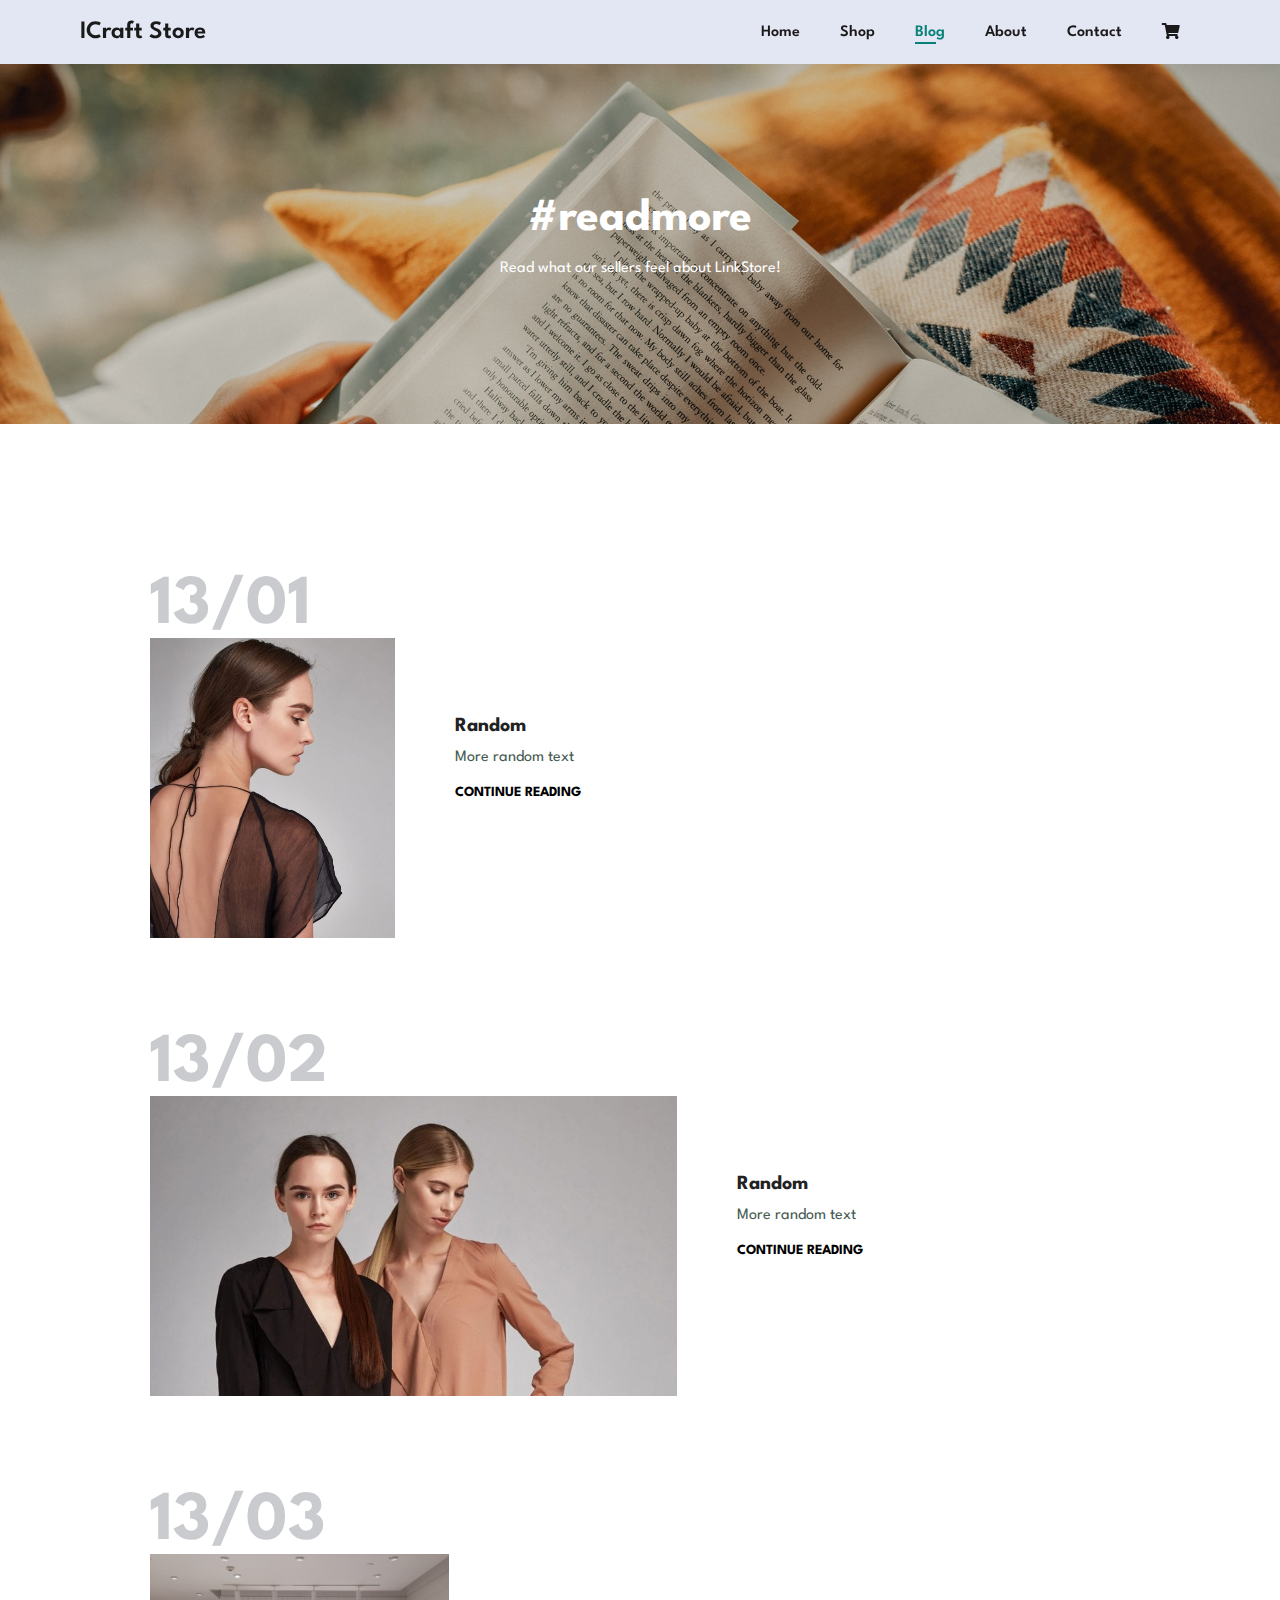
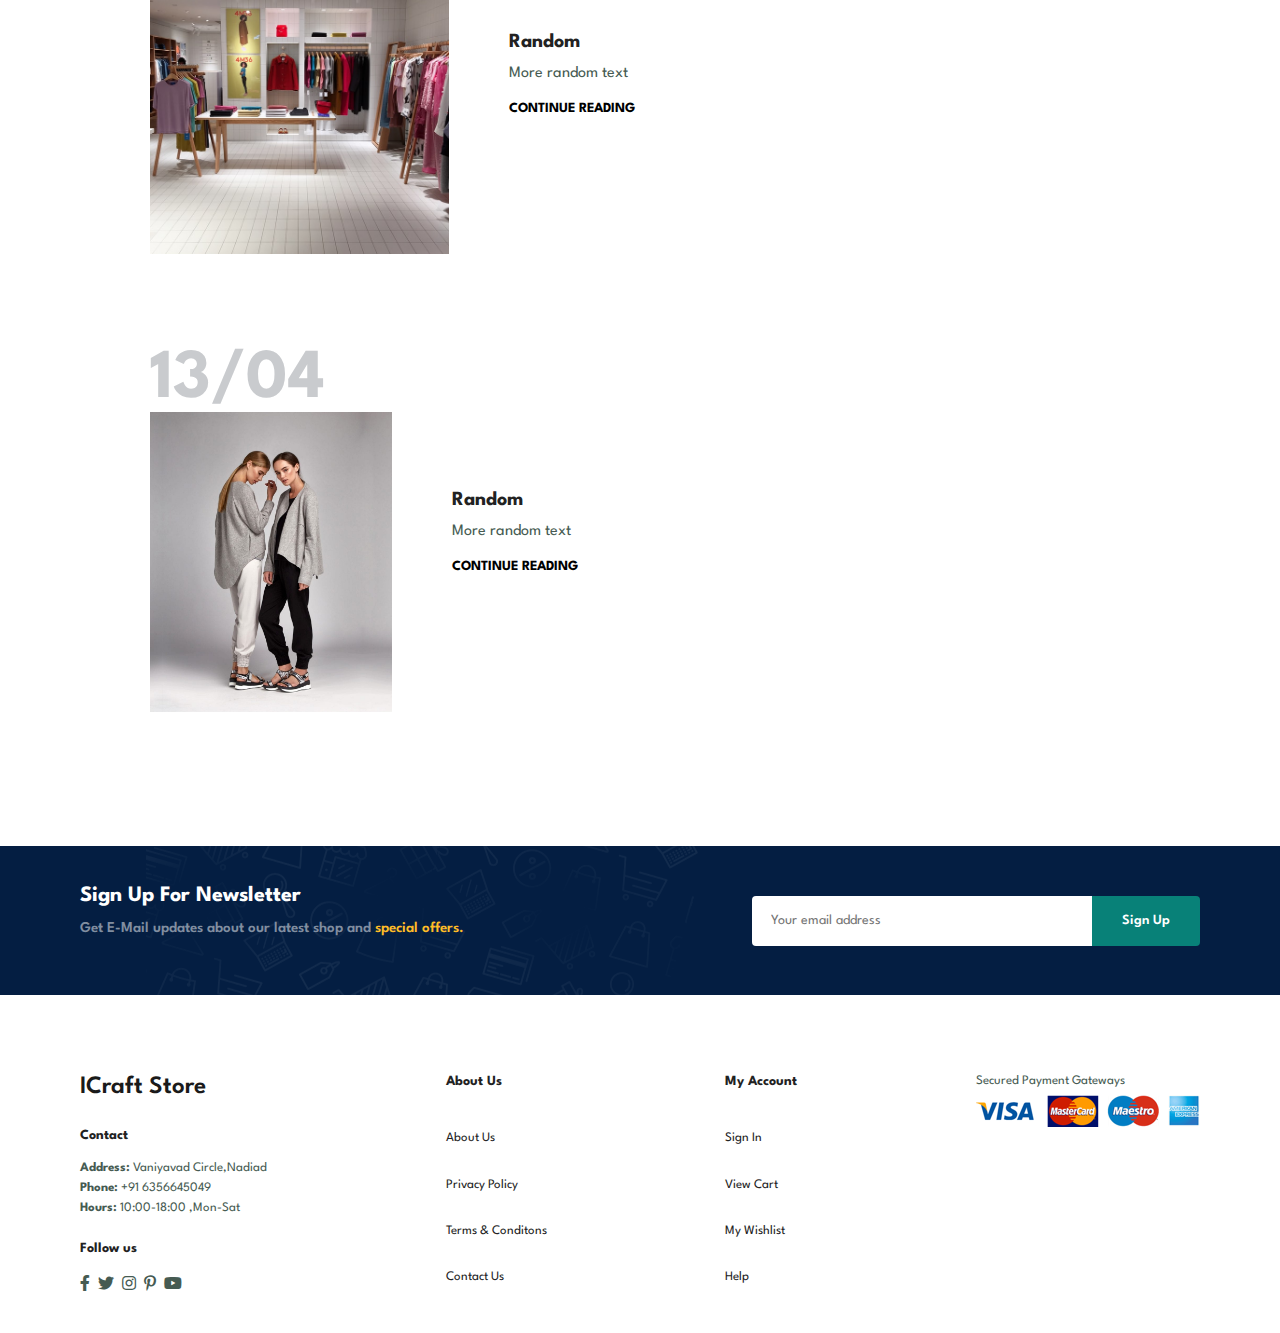
<file: blog.html>
<!DOCTYPE html>
<html lang="en">
<head>
    <meta charset="UTF-8">
    <meta http-equiv="X-UA-Compatible" content="IE=edge">
    <meta name="viewport" content="width=device-width, initial-scale=1.0">
    <title>ICraft Store</title>
    <link rel="icon" href="img/ITCraftSolution.jpg">
    <link rel="stylesheet" href="https://use.fontawesome.com/releases/v5.15.4/css/all.css"/>
    <link rel="stylesheet" href="styles.css">

</head>
<body>
    <section id="header">
        <a href="index.html" class="logo">ICraft Store</a>
        <div>
            <ul id="navbar">
                <li><a href="index.html">Home</a></li>
                <li><a href="shop.html">Shop</a></li>
                <li><a class="active" href="blog.html">Blog</a></li>
                <li><a href="about.html">About</a></li>
                <li><a href="contact.html">Contact</a></li>
                <li><a href="cart.html"><i class="fas fa-shopping-cart"></i></a></li>
            </ul>
        </div>

        <div id="mobile"> <!-- this is for ipad screen devices to make website responsive -->
            <a href="cart.html"><i class="fas fa-shopping-cart"></i></a>
            <i id="bar" class="fas fa-outdent"></i>
        </div>
    </section>

    <section id="page-header" class="blog-header">
       
        <h2>#readmore</h2>
        
        <p>Read what our sellers feel about LinkStore! </p>
        
    </section>

    <section id="blog">
        <div class="blog-box">
            <div class="blog-image">
                <h1>13/01</h1>
                <img src="img/blog/b1.jpg" alt="">
            </div>
            <div class="blog-details">
                <h4>Random</h4>
                <p>More random text</p>
                <a href="#">CONTINUE READING</a>
            </div>


        </div>
        <div class="blog-box">
            <div class="blog-image">
                <h1>13/02</h1>
                <img src="img/blog/b2.jpg" alt="">
            </div>
            <div class="blog-details">
                <h4>Random</h4>
                <p>More random text</p>
                <a href="#">CONTINUE READING</a>
            </div>
        </div>
        <div class="blog-box">
            <div class="blog-image">
                <h1>13/03</h1>
                <img src="img/blog/b3.jpg" alt="">
            </div>
            <div class="blog-details">
                <h4>Random</h4>
                <p>More random text</p>
                <a href="#">CONTINUE READING</a>
            </div>
        </div>
        <div class="blog-box">
            <div class="blog-image">
                <h1>13/04</h1>
                <img src="img/blog/b4.jpg" alt="">
            </div>
            <div class="blog-details">
                <h4>Random</h4>
                <p>More random text</p>
                <a href="#">CONTINUE READING</a>
            </div>
        </div>
    </section>

    <section id="newsletter" class="section-p1 section-m1">
        <div class="newstext">
            <h4>Sign Up For Newsletter</h4>
            <p>Get E-Mail updates about our latest shop and <span>special offers.</span></p>
        </div>
        <div class="form">
            <input type="text" placeholder="Your email address">
            <button class="normal">Sign Up</button>
        </div>

    </section>

    <footer class="section-p1">
        <div class="col">
            <a href="#" class="logo">ICraft Store</a>
            <h4>Contact</h4>
            <p><strong>Address: </strong>Vaniyavad Circle,Nadiad</p>
            <p><strong>Phone: </strong>+91 6356645049</p>
            <p><strong>Hours: </strong>10:00-18:00 ,Mon-Sat</p>
             <div class="follow">
                <h4>Follow us</h4>
                <div class="icon">
                    <i class="fab fa-facebook-f"></i>
                    <i class="fab fa-twitter"></i>
                    <i class="fab fa-instagram"></i>
                    <i class="fab fa-pinterest-p"></i>
                    <i class="fab fa-youtube"></i>
                </div>
             </div>
        </div>

        <div class="col">
            <h4>About Us</h4>
            <a href="about.html">About Us</a>
            <a href="about.html">Privacy Policy</a>
            <a href="about.html">Terms & Conditons</a>
            <a href="contact.html">Contact Us</a>
        </div>

        <div class="col">
            <h4>My Account</h4>
            <a href="contact.html">Sign In</a>
            <a href="cart.html">View Cart</a>
            <a href="cart.html">My Wishlist</a>
            <a href="about.html">Help</a>
        </div>

        <div>
            <p>Secured Payment Gateways</p>
            <img src="img/pay/pay.png" alt="">
        </div>

    </footer>

    
    <script src="index.js"></script>
</body>
</html>
</file>
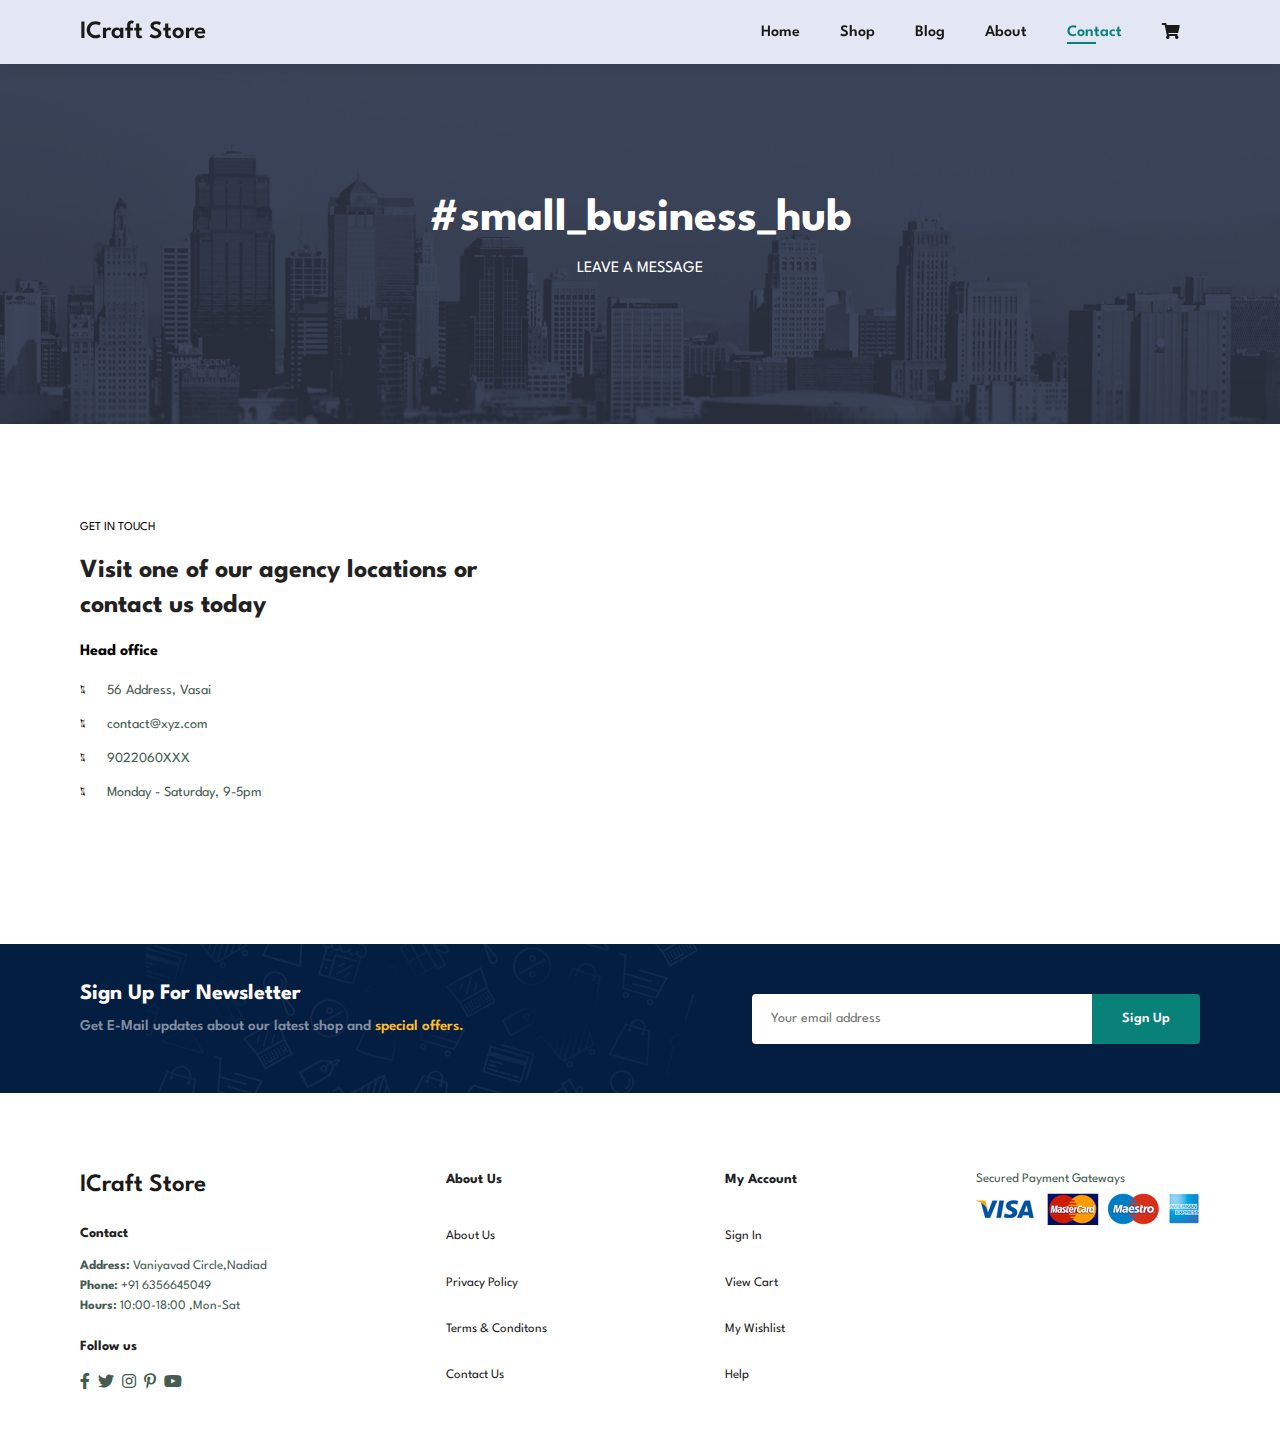
<file: contact.html>
<!DOCTYPE html>
<html lang="en">
<head>
    <meta charset="UTF-8">
    <meta http-equiv="X-UA-Compatible" content="IE=edge">
    <meta name="viewport" content="width=device-width, initial-scale=1.0">
    <title>ICraft Store</title>
    <link rel="icon" href="img/ITCraftSolution.jpg">
    <link rel="stylesheet" href="https://use.fontawesome.com/releases/v5.15.4/css/all.css"/>
    <link rel="stylesheet" href="styles.css">

</head>
<body>
    <section id="header">
        <a href="index.html" class="logo">ICraft Store</a>
        <div>
            <ul id="navbar">
                <li><a href="index.html">Home</a></li>
                <li><a href="shop.html">Shop</a></li>
                <li><a href="blog.html">Blog</a></li>
                <li><a href="about.html">About</a></li>
                <li><a class="active" href="contact.html">Contact</a></li>
                <li><a href="cart.html"><i class="fas fa-shopping-cart"></i></a></li>
            </ul>
        </div>

        <div id="mobile"> <!-- this is for ipad screen devices to make website responsive -->
            <a href="cart.html"><i class="fas fa-shopping-cart"></i></a>
            <i id="bar" class="fas fa-outdent"></i>
        </div>
    </section>

    <section id="page-header" class="about-header">
       
        <h2>#small_business_hub</h2>
        <p>LEAVE A MESSAGE</p>
        
    </section>

    <section id="contact-details" class="section-p1">
        <div class="details">
            <span>GET IN TOUCH</span>
            <h2>Visit one of our agency locations or contact us today</h2>
            <h3>Head office</h3>
            <div>
                <li>
                    <i class="fal fa-map"> </i>
                    <p>56 Address, Vasai</p>
                </li>
                <li>
                    <i class="fal fa-envelope"> </i>
                    <p>contact@xyz.com</p>
                </li>
                <li>
                    <i class="fal fa-phone-alt"> </i>
                    <p>9022060XXX</p>
                </li>
                <li>
                    <i class="fal fa-clock"> </i>
                    <p>Monday - Saturday, 9-5pm</p>
                </li>
            </div>
        </div>

        <div class="map">
            <iframe src="https://www.google.com/maps/embed?pb=!1m18!1m12!1m3!1d3766.890090590288!2d72.85365521432992!3d19.24362125168419!2m3!1f0!2f0!3f0!3m2!1i1024!2i768!4f13.1!3m3!1m2!1s0x3be7b13affffffff%3A0xfd071f1d3a7844ef!2sSt.%20Francis%20Institute%20of%20Technology!5e0!3m2!1sen!2sin!4v1662920340585!5m2!1sen!2sin" width="600" height="450" style="border:0;" allowfullscreen="" loading="lazy" referrerpolicy="no-referrer-when-downgrade"></iframe>
        </div>
    </section>

    <section id="form-details">

    </section>

    <section id="newsletter" class="section-p1 section-m1">
        <div class="newstext">
            <h4>Sign Up For Newsletter</h4>
            <p>Get E-Mail updates about our latest shop and <span>special offers.</span></p>
        </div>
        <div class="form">
            <input type="text" placeholder="Your email address">
            <button class="normal">Sign Up</button>
        </div>

    </section>


    <footer class="section-p1">
        <div class="col">
            <a href="#" class="logo">ICraft Store</a>
            <h4>Contact</h4>
            <p><strong>Address: </strong>Vaniyavad Circle,Nadiad</p>
            <p><strong>Phone: </strong>+91 6356645049</p>
            <p><strong>Hours: </strong>10:00-18:00 ,Mon-Sat</p>
             <div class="follow">
                <h4>Follow us</h4>
                <div class="icon">
                    <i class="fab fa-facebook-f"></i>
                    <i class="fab fa-twitter"></i>
                    <i class="fab fa-instagram"></i>
                    <i class="fab fa-pinterest-p"></i>
                    <i class="fab fa-youtube"></i>
                </div>
             </div>
        </div>

        <div class="col">
            <h4>About Us</h4>
            <a href="#">About Us</a>
            <a href="#">Privacy Policy</a>
            <a href="#">Terms & Conditons</a>
            <a href="#">Contact Us</a>
        </div>

        <div class="col">
            <h4>My Account</h4>
            <a href="#">Sign In</a>
            <a href="#">View Cart</a>
            <a href="#">My Wishlist</a>
            <a href="#">Help</a>
        </div>

        <div>
            <p>Secured Payment Gateways</p>
            <img src="img/pay/pay.png" alt="">
        </div>

    </footer>


    
    <script src="index.js"></script>
</body>
</html>
</file>
<file: styles.css>
@import url('https://fonts.googleapis.com/css2?family=Spartan:wght@100;200;300;400;500;600;700;800;900&display=swap');

* {
    margin:0;
    padding:0;
    box-sizing:border-box;
    font-family: 'Spartan',sans-serif;
}

h1{
    font-size: 50px;
    line-height: 64px;
    color: #222;
}

h2{
    font-size: 46px;
    line-height: 54px;
    color: #222;
}

h4{
    font-size:20px;
    color: #222;
}

h6{
    font-size: 12px;
    font-weight: 700;
}

p {
    font-size: 16px;
    color:#465b52;
    margin:15px 0 20px 0;
}

.section-p1 {
    padding:40px 80px;
}

.section-m1 {
    margin:40px 0px;
}

button.normal{
    font-size: 14px;
    font-weight: 600;
    padding: 15px 30px; /* top-bottom 15px and left-right 30px*/
    color: #000;
    background-color: #fff;
    border-radius: 4px;
    cursor: pointer;
    border: none;
    outline: none;
    transition: 0.2s;
}

button.white{
    font-size: 13px;
    font-weight: 600;
    padding: 11px 18px;
    color: #fff;
    background-color:transparent;
    cursor: pointer;
    border: 1px solid #fff;
    outline: none;
    transition: 0.2s;
}

body{
    width:100%;
}

/* header css  ******************************************************/
#header {
    display: flex;
    align-items: center;
    justify-content: space-between;
    padding: 20px 80px;
    background: #E3E6F3;
    box-shadow: 0 5px 15px rgba(0,0,0,0.06);
    position: sticky; /*to keep our navbar fixed we use this */
    top:0;
    left:0;
}

#navbar {
    display: flex;
    align-items: center;
    justify-content:center;
}

.logo {
    text-decoration: none; /*becoz we have used <a> tag so it comes with a blue line for the href attr so to remove that we use this prop*/
    font-size: 25px;
    font-weight: 600;
    color:#1a1a1a;
}

#navbar li {
    list-style: none; /* we remove the dots/bullet points before each item */
    padding:0 20px;
    position: relative;
}

#navbar li a{
    text-decoration: none; /*we remove the underline provided by anchor tag */
    font-size: 16px;
    font-weight: 600;
    color:#1a1a1a;
    transition: 0.3s ease;
}

#navbar li a:hover,
#navbar li a.active{
    color:#088178; 
}

#navbar li a.active::after,
#navbar li a:hover::after { /*we use psuedo class concept here */
    content: "";
    width:30%;
    height:2px;
    background:#088178 ;
    position: absolute;
    bottom:-4px;
    left:20px; 
}

#mobile{ /*this is for ipad size devices code*/
    display: none; /*we dont want to display this code for full screen devices*/
    align-items: center;
}

#close {
    display: none; /**we dont want to display the cross btn  for full screen devices*/
}
/**********************************************************************************/
/* home page  */
#hero{
    background-image: url("img/hero4.png");
    height:90vh;
    width:100%;
    background-size: cover;
    background-position: top 25% right 0;
    padding: 0 80px;
    display: flex;
    flex-direction: column; /*this makes the text arranged in column wise acc to flex prop */
    align-items: flex-start;
    justify-content: center;
}

#hero h4{
    padding-bottom: 15px;
}

#hero h1{
    color: #088178;
}

#hero button {
    background-image: url("img/button.png");
    background-color: transparent;
    color:#088178;
    border: 0;
    padding: 14px 80px 14px 65px;
    background-repeat: no-repeat;
    cursor: pointer;
    font-weight: 700;
    font-size: 15px;
}

/* features of our website ********************************************/
#feature{
    display: flex;
    align-items:center;
    justify-content: space-between;
    /* flex-wrap:wrap; */
 
}
 
#feature .fe-box{
    width:200px;
    text-align: center;
    padding:25px 15px; /*top-bottom, left-right*/
    box-shadow: 20px 20px 34px rgba(0,0,0,0.03);
    border:1px solid #cce7d0;
    border-radius: 4px;
    margin:15px 0;
}
 
#feature .fe-box:hover{
    box-shadow: 10px 10px 54px rgba(70,62,221,0.1);
}
 
#feature .fe-box img{
    width:100%;
    margin-bottom: 10px;
}
 
#feature .fe-box h6{
    display: inline-block;
    padding: 9px 8px 6px 8px;
    line-height: 1;
    border-radius: 4px;
    color:#088178;
    background-color: #fddde4;
}
 
#feature .fe-box:nth-child(2) h6{ /* to give diff color to each feature */
    background-color: #d1e8f2;
}
 
#feature .fe-box:nth-child(3) h6{ /* to give diff color to each feature */
    background-color: #cdd4f8;
}
 
#feature .fe-box:nth-child(4) h6{ /* to give diff color to each feature */
    background-color: #f6dbf6;
}
 
#feature .fe-box:nth-child(5) h6{ /* to give diff color to each feature */
    background-color: #fff2e5;
}

#feature .fe-box:nth-child(6) h6{ /* to give diff color to each feature */
    background-color: #cce7d0;
}

/* products css code **********************************************/
#product1{
    text-align: center;
    /* position:-webkit-sticky; */
}

#product1 .pro-container{
    display: flex;
    justify-content: space-between;
    padding-top:20px;
    flex-wrap: wrap; /* becoz of this prop of css we break the line after 4 products ie.in a given line only 4 products are shown */
}

#product1 .pro{
    width:23%;
    min-width:250px;
    padding:10px 12px;
    border: 1px solid #cce7d0; /* this gives a nice border of 1px of white color to our box*/ 
    border-radius:25px; /*this makes the border shape from rectangle to curved around edeges*/
    cursor:pointer;
    box-shadow: 20px 20px 30px rgba(0,0,0,0.02); /* x,y,radius and then color are the values */
    margin: 15px 0; /* first is top-bottom then left-right*/
    transition: 0.2s ease;
    /* position: relative; */
    /* position: static; */
}

#product1 .pro:hover{
    box-shadow: 20px 20px 30px rgba(0,0,0,0.09);
}

#product1 .pro img{
    width:100%;
    border-radius:20px;
}

#product1 .pro .description{
    text-align: start;
    padding:10px 0;
}

#product1 .pro .description span{ /*this denotes the text "Allen Solly" used inside span tag*/
    color: #606063;
    font-size: 13px;
}

#product1 .pro .description h5{ /*css code for text "Cartoon Astronaut T-Shirts"*/
    padding-top: 5px;
    color:#1a1a1a;
    font-size: 15px;
}

#product1 .pro .description i{ /* this css code is for the stars font icon*/
    font-size: 12px;
    color:rgb(255,210,3);
    padding-bottom: 8px;
}

#product1 .pro .description h4{ /* css code for price */
    padding-top: 5px;
    font-size: 15px;
    font-weight: 700;
    color:#088178;
}

#product1 .pro .cart{
    /* width: 40px;
    height: 40px;
    line-height: 40px; 
    border-radius: 50px; 
    background-color: #e8f6ea; */
    /* font-weight: 500; */
    color:#088178;
    /* border:1px solid #cce7d0; */
    padding-left: 240px;
    padding-bottom: 20px;
    /* position: absolute; /*adding position as aboslute to child elem and relative to it's parent elem to shopping cart icon 
    bottom: 20px;
    right:10px; */
}

/********************banner section **************************/
#banner{
    display: flex;
    flex-direction: column ;
    text-align: center;
    justify-content: center;
    align-items: center;
    background-image: url(img/banner/b2.jpg);
    width:100%;
    height: 40vh;
    background-size: cover;
    background-position: center;
}

#banner h4{
    color: white;
    font-size: 16px;
    /* padding-bottom: 40px; */
}

#banner h2{
    color: white;
    font-size: 30px;
    padding: 10px 0px; /*top and bottom 10px and left and right 0px*/
}

#banner span{ /*the 70% appears in red color*/
    color: red;
}

#banner button:hover{ 
    color:#fff;
    background: #088178;
}

/*******************banner 1 **********************/
#sm-banner {
    display: flex;
    flex-wrap: wrap;
    justify-content: space-between;
}


#sm-banner .banner-box{ /*same css code used as banner above one ie. 70% Off one  */
    display: flex;
    flex-direction: column; /*contents inside this banner ie.h2,h4,span are placed column wise*/
    justify-content: center;
    align-items: flex-start; /*the text will start from begining of line rather than center*/
    background-image: url(img/banner/b17.jpg);
    min-width:660px;
    height: 50vh;
    background-size: cover;
    background-position: center;
    padding:30px;
}

#sm-banner .banner-box2{ /*same css code used as banner one just background img change */

    background-image: url(img/banner/b10.jpg);
}

#sm-banner h4{
    color:#fff;
    font-size: 28px;
    font-weight: 800;
}

#sm-banner h2{
    color:#000;
    font-size: 28px;
    font-weight: 800;
}

#sm-banner span{
    color:#fff;
    font-size: 14px;
    font-weight: 500;
    padding-bottom: 15px;
}

#sm-banner .banner-box:hover button{
    background-color: #088178;
    border: 1px solid #088178;
}


/********************THREE banners in a row css code*************************/

#banner3{
    display: flex;
    flex-wrap: wrap;
    justify-content: space-between;
    padding: 0 80px;
}

#banner3 .banner-box{
    display: flex;
    flex-direction: column; /*contents inside this banner ie.h2,h4,span are placed column wise*/
    justify-content: center;
    align-items: flex-start; /*the text will start from begining of line rather than center*/
    background-image: url(img/banner/b7.jpg);
    min-width:30%;
    height: 30vh;
    background-size: cover;
    background-position: center;
    padding:20px;
    margin-bottom: 20px;
}

#banner3 .banner-box2{
    background-image: url(img/banner/b4.jpg);
}

#banner3 .banner-box3{
    background-image: url(img/banner/b18.jpg);
}

#banner3 h2{
    color: #fff;
    font-weight: 900;
    font-size: 24px;
}

#banner3 h3{
    color: #000;
    font-weight: 700;
    font-size: 18px;
}

/**************NEWSLETTER SECTION*************/
#newsletter{
    display: flex;
    justify-content: space-between;
    flex-wrap: wrap;
    align-items: center;
    background-image: url("img/banner/b14.png");
    background-repeat: no-repeat;
    background-position: 20% 30%; /*top-20% and left 30%*/
    background-color: #041e42;
}

#newsletter h4{
    font-size: 22px;
    font-weight: 700;
    color:#fff;
}

#newsletter p{
    font-size: 15px;
    font-weight: 600;
    color:#818ea0;
}

#newsletter p span{
    color:#ffbd27;
}

#newsletter .form{
    display: flex;
    width: 40%;
}

#newsletter input{
    height: 3.125rem;
    padding: 0 1.25em;
    font-size: 14px;
    width: 100%;
    border: 1px solid transparent;
    border-radius: 4px;
    outline: none;
    border-top-right-radius: 0;
    border-bottom-right-radius: 0;
}

#newsletter button{
    background-color: #088178;
    color: #fff;
    white-space: nowrap;
    border-top-left-radius: 0;
    border-bottom-left-radius: 0;
}

/********************8 FOOTER SECTION ************************/
footer{
     display: flex;
     flex-wrap: wrap;
     justify-content: space-between;
}

footer .col{
    display: flex;
    flex-direction: column;
    justify-content: space-between;
    align-items: flex-start;
    /* margin-bottom: 20px; */
}

footer .logo{
    margin-bottom: 30px;
}

footer h4{
    font-size: 14px;
    padding-bottom: 20px;
}

footer p{
    font-size: 13px;
    margin: 0 0 8px 0;
}

footer a{
    font-size: 13px;
    margin:  0 0 8px 0;
    text-decoration: none;
    color: #222;
    margin-bottom:10px ;
}

footer .follow{
    margin-top: 20px;
}

footer .follow i{
    color: #465b52;
    padding-right: 4px;
    cursor: pointer;
}

footer .follow i:hover,
footer a:hover{
    color: #088178;
}

.copyright{
    text-align: center;
}

/**********USING MEDIA QUERY TO MAKE WEBSITE RESPONSIVE********/
@media (max-width:800px) {
    /* .section-p1 {
        padding: 40px 40px;
    } */

    .section-p1 {
        padding: 0px;
    }
    #navbar {
        display: flex;
        flex-direction: column; /*we make the items list in column wise */
        align-items: flex-start;
        justify-content: flex-start;
        position: fixed;
        top:0;
        right:-300px;/*if right:0px then the section is visible so to hide that and show that only when we click the button we write -300 as value*/
        height:100vh;
        width:300px;
        background-color: #E3E6F3; /* we include these lists in a diff section ie. why we provide a diff background*/
        box-shadow: 0 40px 60px rgba(0,0,0,0.01);
        padding: 80px 0 0 10px; /*padding for all the lists top,right,bottom,left*/
        transition: 0.3s;
    }

    #navbar.active{
        right:0px; /* to display our navbar when we click on that outdent icon we change 'right' prop of css from -300 to 0 */
    }

    #navbar li{
        margin-bottom: 20px;/*to give spacing between each list*/
    }

    #mobile{ /*<!-- this is for ipad screen devices*/
        display: flex;
        align-items: center;
    }
 
    #mobile i{ /*we style the shopping and outdent icon some styles */
        color: #1a1a1a;
        font-size: 24px;
        padding-left: 20px;
    }

    #close { /*this is for the close icon*/
        display: initial; /*becoz when we use display:none for full screen devices 
                           the cross for ipad size also vanishes so we use this prop*/
        position: absolute;
        top: 30px;
        left: 30px;
        color: #222;
        font-size: 24px;
    }

    #navbar.close_btn { /*to close our sliding navbar */
        right:-300px;
    }

    #remove-bag-icon{
        display: none;
    }

    #hero { /*the img we see in full-screen device will be minimized here */
    
        height: 70vh;
        background-position: top 30% right 48%;
        padding: 0 80px;
    }
    /*features of our website*/
    #feature {
        display: flex;
        flex-wrap: wrap;
        justify-content:center;
    }

    #feature .fe-box {
        margin: 15px 15px;
    } 

    /*featured products*/
    

}

/***********************FOR SMALL SCREEN DEVICES ***********/

/*********************shop page css code*******************/
/*Shop page */
#page-header{
    background-image: url("img/banner/b1.jpg");
    width:100%;
    height: 50vh;
    background-size: cover;
    display:flex;
    justify-content: center;
    text-align: center;
    flex-direction: column;
    padding: 90px;
}
#page-header h2,
#page-header p{
     color:white;
    }


#pagination{
        text-align: center;
    }

#pagination a{
    text-decoration: none;
    background-color: #088178;
    padding: 15px 20px;
    border-radius: 4px;
    color: #fff;
    font-weight: 600;

    }

#pagination a i{
    font-size: 16px;
    font-weight: 600;
}

/*single prod */

#prodetails {
    display:flex;
    margin-top: 20px;
}

#prodetails .single-pro-image {
    width:40%;
    margin-right: 50px;
}

.small-img-group {
    display:flex;
    justify-content: space-between;
}

.small-img-col {
    flex-basis: 24%;
    cursor:pointer;
}

#prodetails .single-pro-details {
    width: 50%;
    padding-top: 30px;
}
#prodetails .single-pro-details h4{
    padding:40px 0 20px 0;
}

#prodetails .single-pro-details h2{
    font-size: 26px;
}

#prodetails .single-pro-details select{
    padding:5px 10px;
    display: block;
    margin-bottom: 10px;
}

#prodetails .single-pro-details input{
    width: 50px;
    height: 47px;
    padding-left: 10px;
    font-size: 16px;
    margin-right: 10px;
}

#prodetails .single-pro-details input:focus{
    outline:none;
}

#prodetails .single-pro-details button{
    background-color: #088178;
    color: #fff;

}

#prodetails .single-pro-details span{
    line-height: 25px;
}


/*********************** blog page ********************/

#page-header.blog-header
{
    background-image: url(img/banner/b19.jpg);
    height:40vh;
}

#blog
{
    padding: 150px 150px 0px 150px;

}

#blog .blog-box
{
    display: flex;
    align-items: center;
    width: 100%;
    /* position: relative; */
    padding-bottom: 90px;
}

#blog .blog-img
{
    width: 50%;
    margin-right: 40px;
}

#blog img
{
    width: 100%;
    height: 300px;
    object-fit: cover;
}

#blog .blog-details
{
    width: 50%;
    padding-left: 60px;
}

#blog .blog-details a 
{
    text-decoration: none;
    font-size: 14px;
    color: black;
    font-weight: 700;
    /* position: relative; */
    transition: 0.3s;
}

#blog .blog-details a::after
{
    content: "";
    width: 50px;
    height: 1px;
    background-color: black;
    /* position: absolute;
    top: 4px;
    right: -60px; */
}

#blog .blog-details a:hover
{
    color: #088178;
}

#blog .blog-box h1
{
    /* position: absolute;
    top: -40px;
    left: 0; */
    font-size: 70px;
    font-weight: 700;
    color: #c9cbce;
    /* z-index: -1; */
}



/********* About page ****/

#page-header
{
    height: 500%;
}

#page-header.about-header
{
    background-image: url(img/about/banner.png);
    height: 40vh;
}

#about-head
{
    display: flex;
    align-items: center;
}

#about-head img
{
    width: 45%;
    height: auto;
}

#about-head div
{
    padding-left: 40px;
}

#about-app
{
    text-align: center;
}

#about-app .video
{
    width: 70%;
    height: 100%;
    margin: 30px auto 0 auto;
}

#about-app .video video
{
    width: 100%;
    height: 100%;
    border-radius: 20px;

}

/*****************CONTACT PAGE**************************/
#contact-details{
    display:flex;
    align-items: center;
    justify-content: space-between;
}

#contact-details .details{
    width:40%;
}

#contact-details .details span{
    font-size: 12px;
}

#contact-details .details h2{
    font-size: 26px;
    line-height: 35px;
    padding: 20px 0;
}

#contact-details .details h3{
    font-size: 16px;
    padding-bottom: 15px;
}

#contact-details .details li{
    list-style: none;
    display:flex;
    padding:10px 0;
}

#contact-details .details li i{
    font-size: 14px;
    padding-right: 22px;
}

#contact-details .details li p{
    margin:0;
    font-size:14px;
}

#contact-details .map{
    width:55%; 
    height: 400px;
}

#contact-details .map iframe{
    width:100%; 
    height: 100%;
}

/**************************CART PAGE CSS***********************/
#cart {
    overflow-x:auto ;/*this is for medium screen devices wherein we add the scrollig feature*/
}

#cart table{
    width:100%;
    border-collapse: collapse; /*the white line above and below our first row is becoz of this prop*/
    table-layout: fixed;
    white-space: nowrap;
}
 
#cart table img {
    width: 100px;
}
 
/*we are using this prop becoz we need to give a diff width for each of these*/
#cart table td:nth-child(1){ /*this is for the cross button/icon to give*/
    width: 100px;
    text-align: center;
}
 
#cart table td:nth-child(2){ /*this is for the image section*/
    width: 150px;
    text-align: center;
}
 
#cart table td:nth-child(3){ /*for the product section where we specify name of product*/
    width: 250px;
    text-align: center;
}
 
#cart table td:nth-child(4), /*for price,quantity and sub-total section*/
#cart table td:nth-child(5),
#cart table td:nth-child(6){
    width: 150px;
    text-align: center;
}
 
#cart table td:nth-child(5) input { /*this is for the quantity section we are giving a nice padding on each side*/
                                   /*becoz the default size of the input tag is much more so we minimize that*/
    width: 70px;
    padding: 10px 5px 10px 15px;
}
 
#cart table thead{
    border: 1px solid #e2e9e1;
    border-left: none; /*to remove the border provided by table tag by default*/
    border-right: none;
} 
 
#cart table thead td{
    font-weight: 700;
    text-transform: uppercase; /*to make all the text in uppercase*/
    font-size: 13px;
    padding: 18px 0;
    /* padding-bottom: 20px; */
}

#cart table tbody tr td{
    padding-top: 15px;
}

#cart table tbody td{
    font-size: 13px;
}

#cart-add {
    display: flex;
    flex-wrap: wrap;
    justify-content: space-between;
}

#coupon{
    width: 50%;
    margin-bottom: 30px;
}

#coupon h3, 
#subtotal h3{
    padding-bottom: 15px;
}

#coupon select {
    padding: 10px 20px;
    outline:none;
    width:40%;
    margin-right: 10px;
    border: 1px solid #e2e9e1;
}

#coupon button,
#subtotal button{
    background-color: #088178;
    color:#fff;
    padding: 12px 20px;
}

#subtotal{
    width:50%;
    margin-bottom: 30px;
    border: 1px solid #e2e9e1;
    padding: 30px;
}

#subtotal table{
    border-collapse: collapse;
    width: 100%;
    margin-bottom: 20px;
}

#subtotal table td{
    width: 50%;
    border: 1px solid #e2e9e1;
    padding: 10px;
    font-size: 13px;
}
</file>
